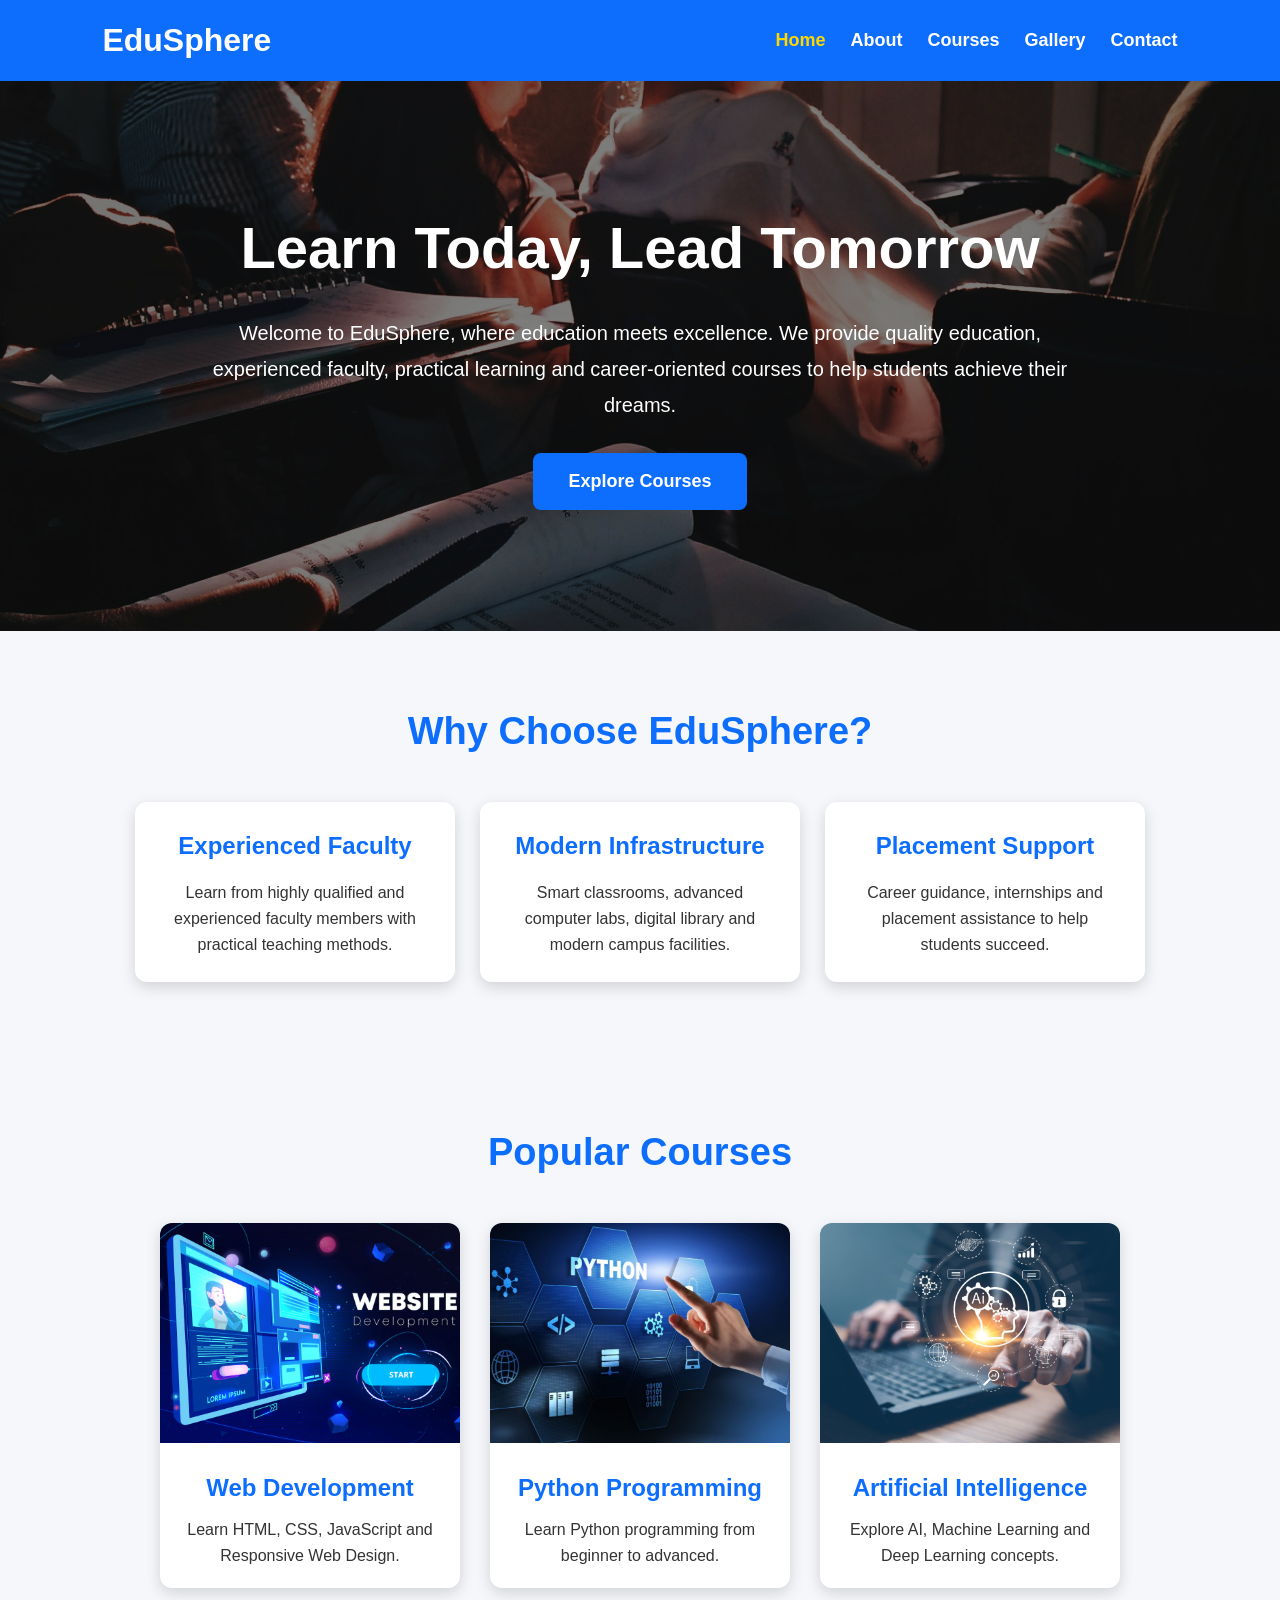
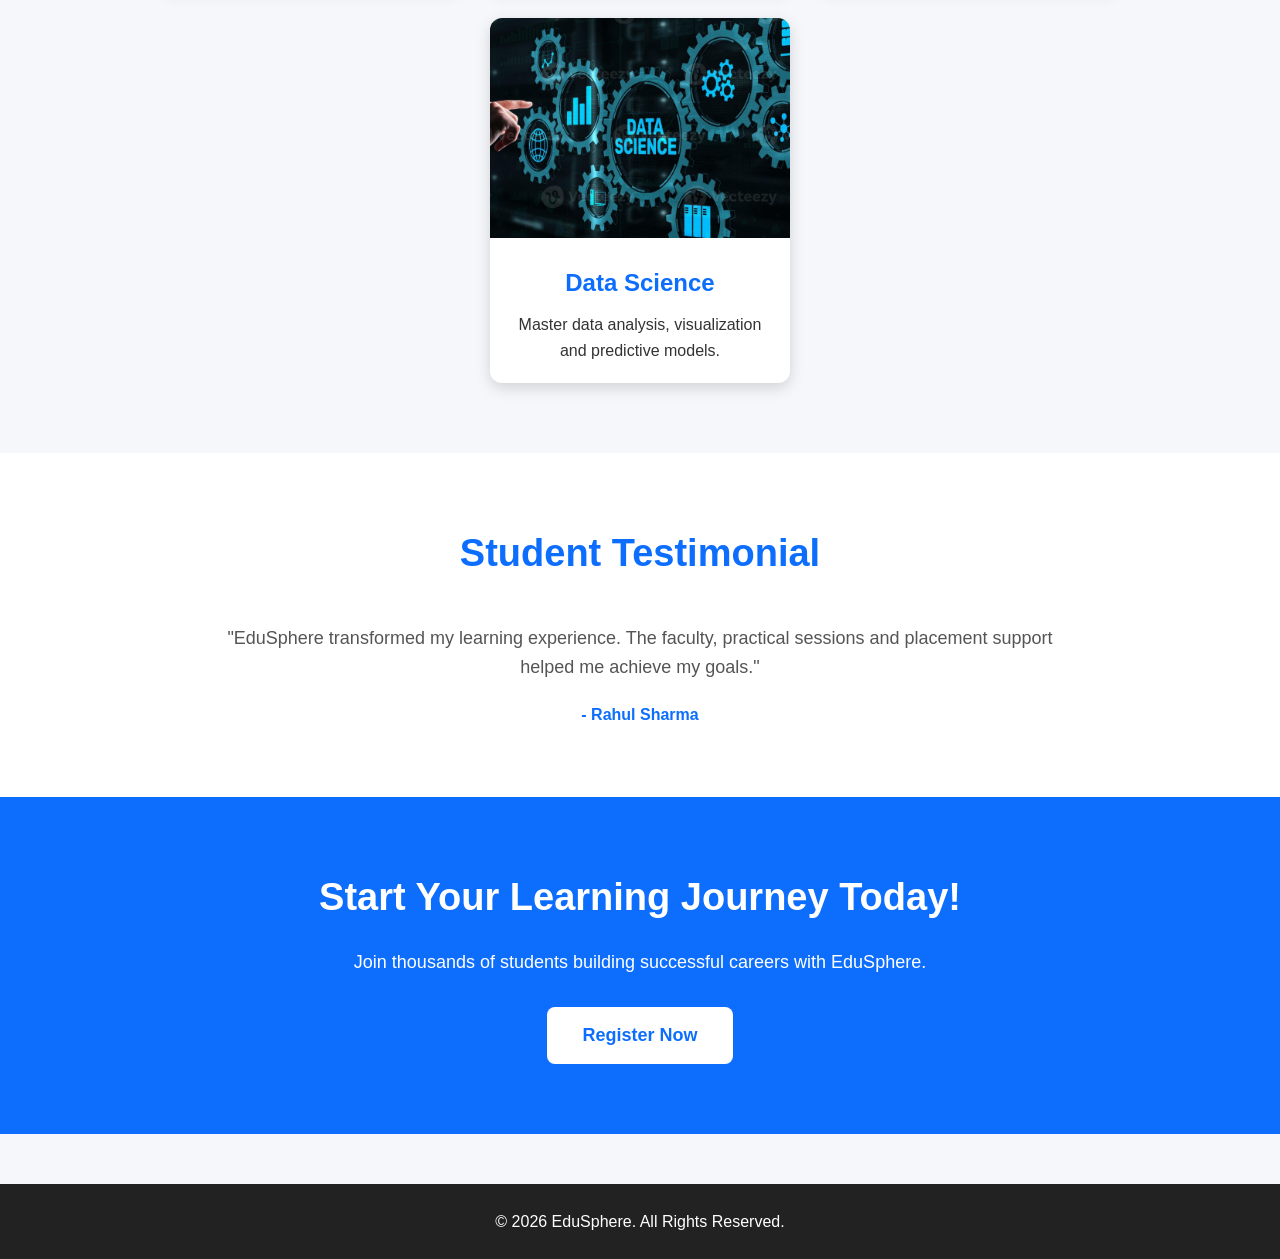
<file: index.html>
<!DOCTYPE html>
<html lang="en">

<head>

    <meta charset="UTF-8">
    <meta name="viewport" content="width=device-width, initial-scale=1.0">

    <title>EduSphere | Home</title>

    <meta name="description" content="EduSphere - Learn Today, Lead Tomorrow">
    <meta name="keywords" content="Education, College, Courses, Learning">

    <link rel="stylesheet" href="css/style.css">

</head>

<body>

    <!-- Navigation -->

    <header>

        <nav class="navbar">

            <h2 class="logo">EduSphere</h2>

            <ul class="nav-links">

                <li><a href="index.html" class="active">Home</a></li>

                <li><a href="about.html">About</a></li>

                <li><a href="courses.html">Courses</a></li>

                <li><a href="gallery.html">Gallery</a></li>

                <li><a href="contact.html">Contact</a></li>

            </ul>

        </nav>

    </header>

    <!-- Hero Section -->

    <section class="hero">

        <div class="hero-overlay">

            <h1>Learn Today, Lead Tomorrow</h1>

            <p>
                Welcome to EduSphere, where education meets excellence.
                We provide quality education, experienced faculty,
                practical learning and career-oriented courses to help
                students achieve their dreams.
            </p>

            <a href="courses.html" class="btn">Explore Courses</a>

        </div>

    </section>

    <!-- Features -->

    <section class="features">

        <h2>Why Choose EduSphere?</h2>

        <div class="feature-container">

            <div class="feature-box">

                <h3>Experienced Faculty</h3>

                <p>
                    Learn from highly qualified and experienced faculty
                    members with practical teaching methods.
                </p>

            </div>

            <div class="feature-box">

                <h3>Modern Infrastructure</h3>

                <p>
                    Smart classrooms, advanced computer labs,
                    digital library and modern campus facilities.
                </p>

            </div>

            <div class="feature-box">

                <h3>Placement Support</h3>

                <p>
                    Career guidance, internships and placement
                    assistance to help students succeed.
                </p>

            </div>

        </div>

    </section>

    <!-- Popular Courses -->

    <section class="courses">

        <h2>Popular Courses</h2>

        <div class="course-container">

            <div class="course-card">

                <img src="images/web.jpg" alt="Web Development">

                <h3>Web Development</h3>

                <p>
                    Learn HTML, CSS, JavaScript and Responsive Web Design.
                </p>

            </div>

            <div class="course-card">

                <img src="images/python.jpg" alt="Python Programming">

                <h3>Python Programming</h3>

                <p>
                    Learn Python programming from beginner to advanced.
                </p>

            </div>

            <div class="course-card">

                <img src="images/ai.jpg" alt="Artificial Intelligence">

                <h3>Artificial Intelligence</h3>

                <p>
                    Explore AI, Machine Learning and Deep Learning concepts.
                </p>

            </div>

            <div class="course-card">

                <img src="images/datascience.jpg" alt="Data Science">

                <h3>Data Science</h3>

                <p>
                    Master data analysis, visualization and predictive models.
                </p>

            </div>

        </div>

    </section>

    <!-- Testimonial -->

    <section class="testimonial">

        <h2>Student Testimonial</h2>

        <p>

            "EduSphere transformed my learning experience. The faculty,
            practical sessions and placement support helped me achieve my goals."

        </p>

        <h4>- Rahul Sharma</h4>

    </section>

    <!-- Call To Action -->

    <section class="cta">

        <h2>Start Your Learning Journey Today!</h2>

        <p>

            Join thousands of students building successful careers with EduSphere.

        </p>

        <a href="contact.html" class="btn">Register Now</a>

    </section>

    <!-- Footer -->

    <footer>

        <p>&copy; 2026 EduSphere. All Rights Reserved.</p>

    </footer>

</body>

</html>
</file>
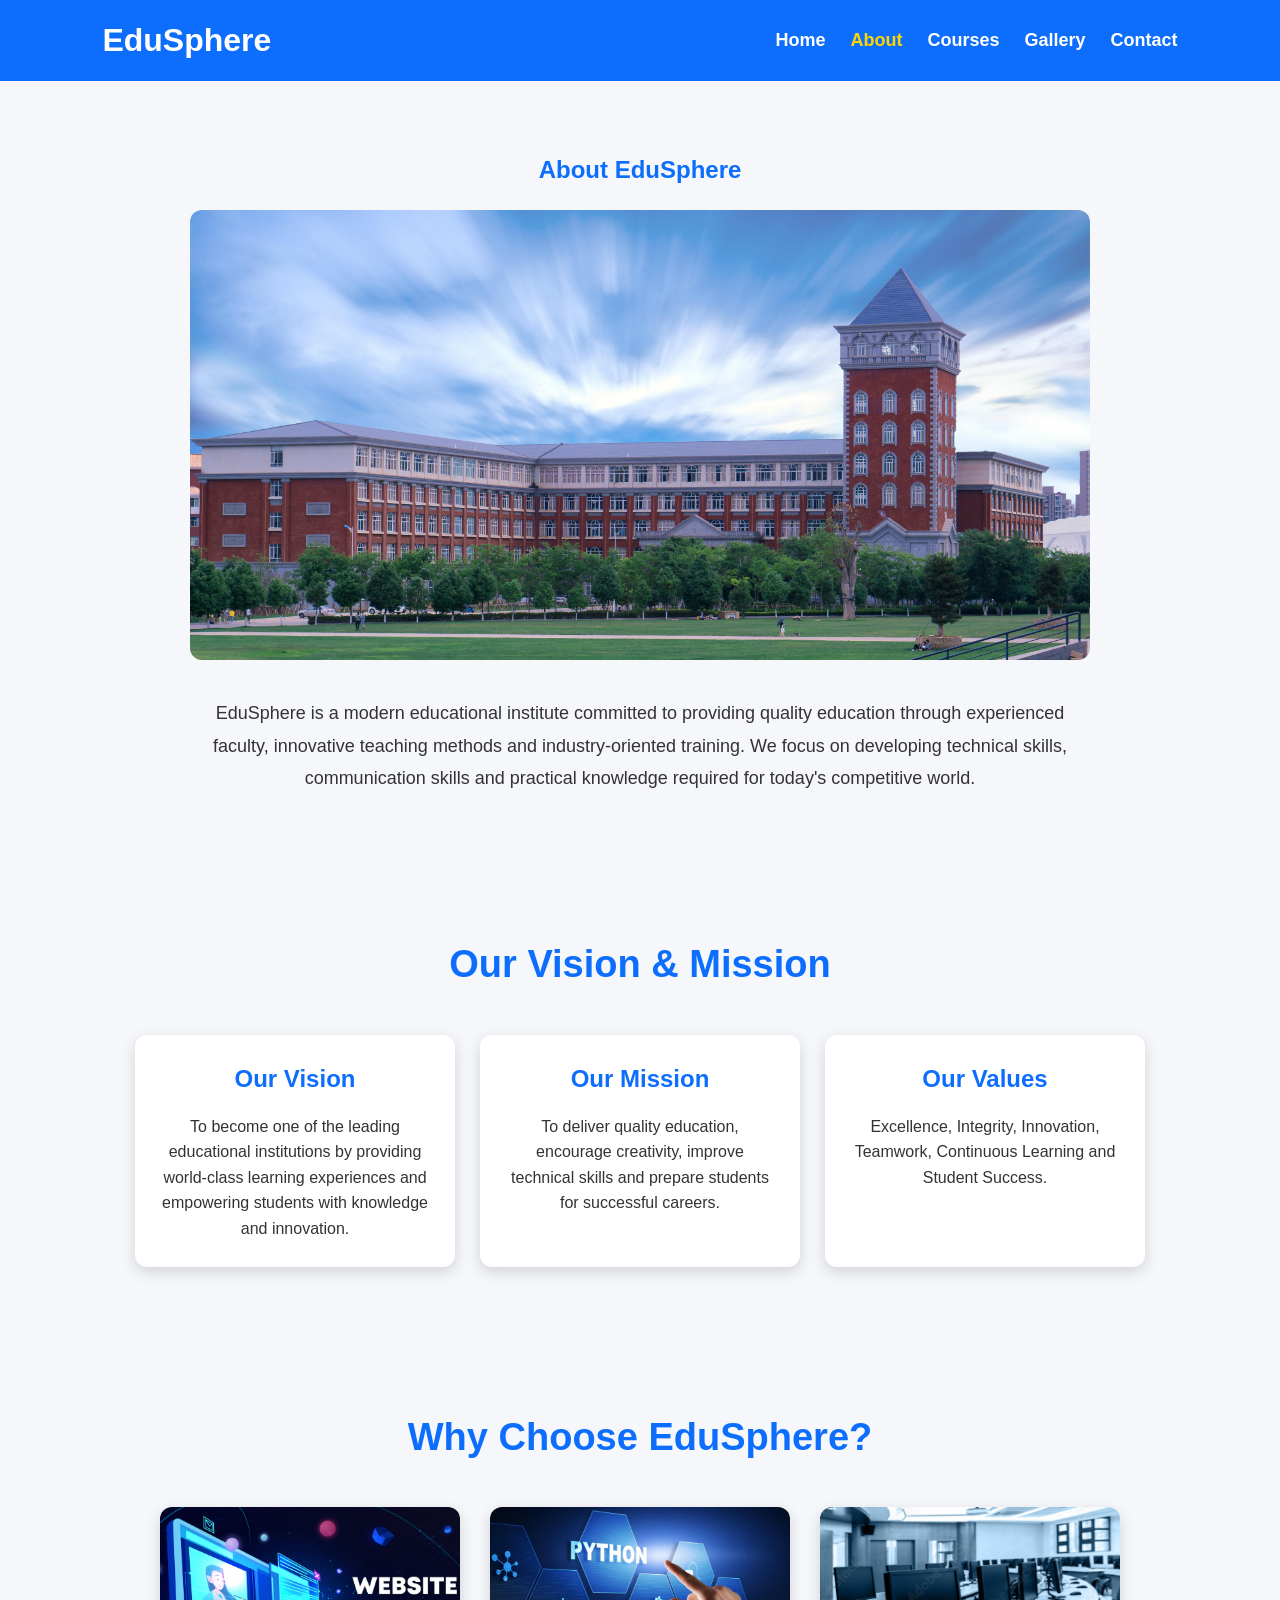
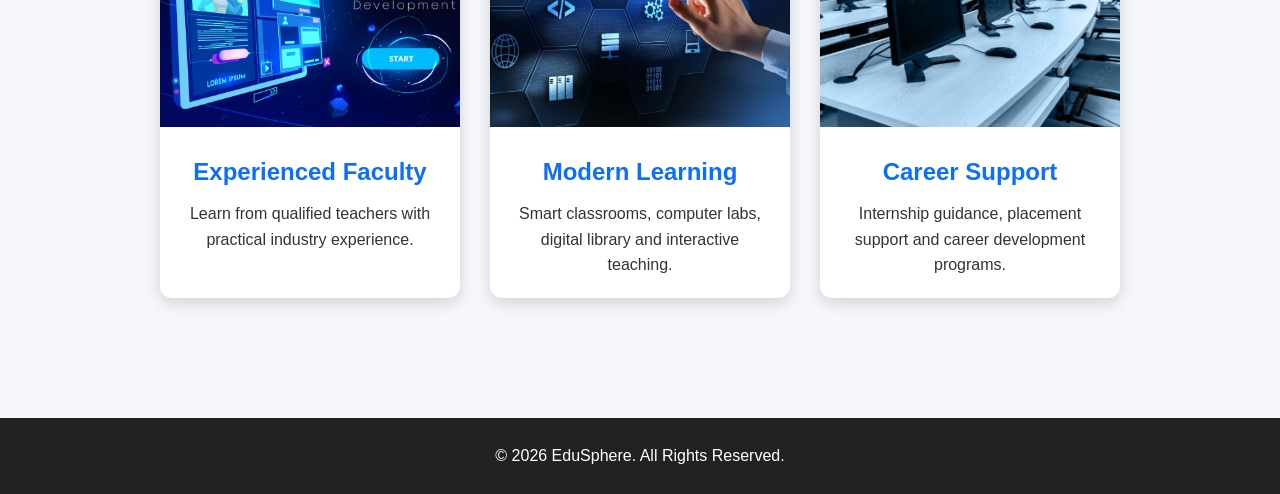
<file: about.html>
<!DOCTYPE html>
<html lang="en">

<head>

    <meta charset="UTF-8">
    <meta name="viewport" content="width=device-width, initial-scale=1.0">

    <title>EduSphere | About</title>

    <meta name="description" content="Learn more about EduSphere Educational Institute">
    <meta name="keywords" content="Education, About, Institute, Courses">

    <link rel="stylesheet" href="css/style.css">

</head>

<body>

<header>

    <nav class="navbar">

        <h2 class="logo">EduSphere</h2>

        <ul class="nav-links">

            <li><a href="index.html">Home</a></li>

            <li><a href="about.html" class="active">About</a></li>

            <li><a href="courses.html">Courses</a></li>

            <li><a href="gallery.html">Gallery</a></li>

            <li><a href="contact.html">Contact</a></li>

        </ul>

    </nav>

</header>

<!-- About Hero -->

<section class="courses">

    <h1 style="color:#0d6efd; margin-bottom:20px;">About EduSphere</h1>

    <img src="images/institute.jpg"
         alt="EduSphere Institute"
         style="width:100%; max-width:900px; height:450px; object-fit:cover; border-radius:12px; margin-bottom:30px;">

    <p style="max-width:900px; margin:auto; font-size:18px; line-height:1.8;">

        EduSphere is a modern educational institute committed to providing
        quality education through experienced faculty, innovative teaching
        methods and industry-oriented training. We focus on developing
        technical skills, communication skills and practical knowledge
        required for today's competitive world.

    </p>

</section>

<!-- Vision & Mission -->

<section class="features">

    <h2>Our Vision & Mission</h2>

    <div class="feature-container">

        <div class="feature-box">

            <h3>Our Vision</h3>

            <p>

                To become one of the leading educational institutions by
                providing world-class learning experiences and empowering
                students with knowledge and innovation.

            </p>

        </div>

        <div class="feature-box">

            <h3>Our Mission</h3>

            <p>

                To deliver quality education, encourage creativity,
                improve technical skills and prepare students for
                successful careers.

            </p>

        </div>

        <div class="feature-box">

            <h3>Our Values</h3>

            <p>

                Excellence, Integrity, Innovation, Teamwork,
                Continuous Learning and Student Success.

            </p>

        </div>

    </div>

</section>

<!-- Why Choose Us -->

<section class="courses">

    <h2>Why Choose EduSphere?</h2>

    <div class="course-container">

        <div class="course-card">

            <img src="images/web.jpg" alt="Experienced Faculty">

            <h3>Experienced Faculty</h3>

            <p>

                Learn from qualified teachers with practical
                industry experience.

            </p>

        </div>

        <div class="course-card">

            <img src="images/python.jpg" alt="Modern Learning">

            <h3>Modern Learning</h3>

            <p>

                Smart classrooms, computer labs,
                digital library and interactive teaching.

            </p>

        </div>

        <div class="course-card">

            <img src="images/lab.jpg" alt="Career Support">

            <h3>Career Support</h3>

            <p>

                Internship guidance, placement support and
                career development programs.

            </p>

        </div>

    </div>

</section>

<footer>

    <p>&copy; 2026 EduSphere. All Rights Reserved.</p>

</footer>

</body>

</html>
</file>
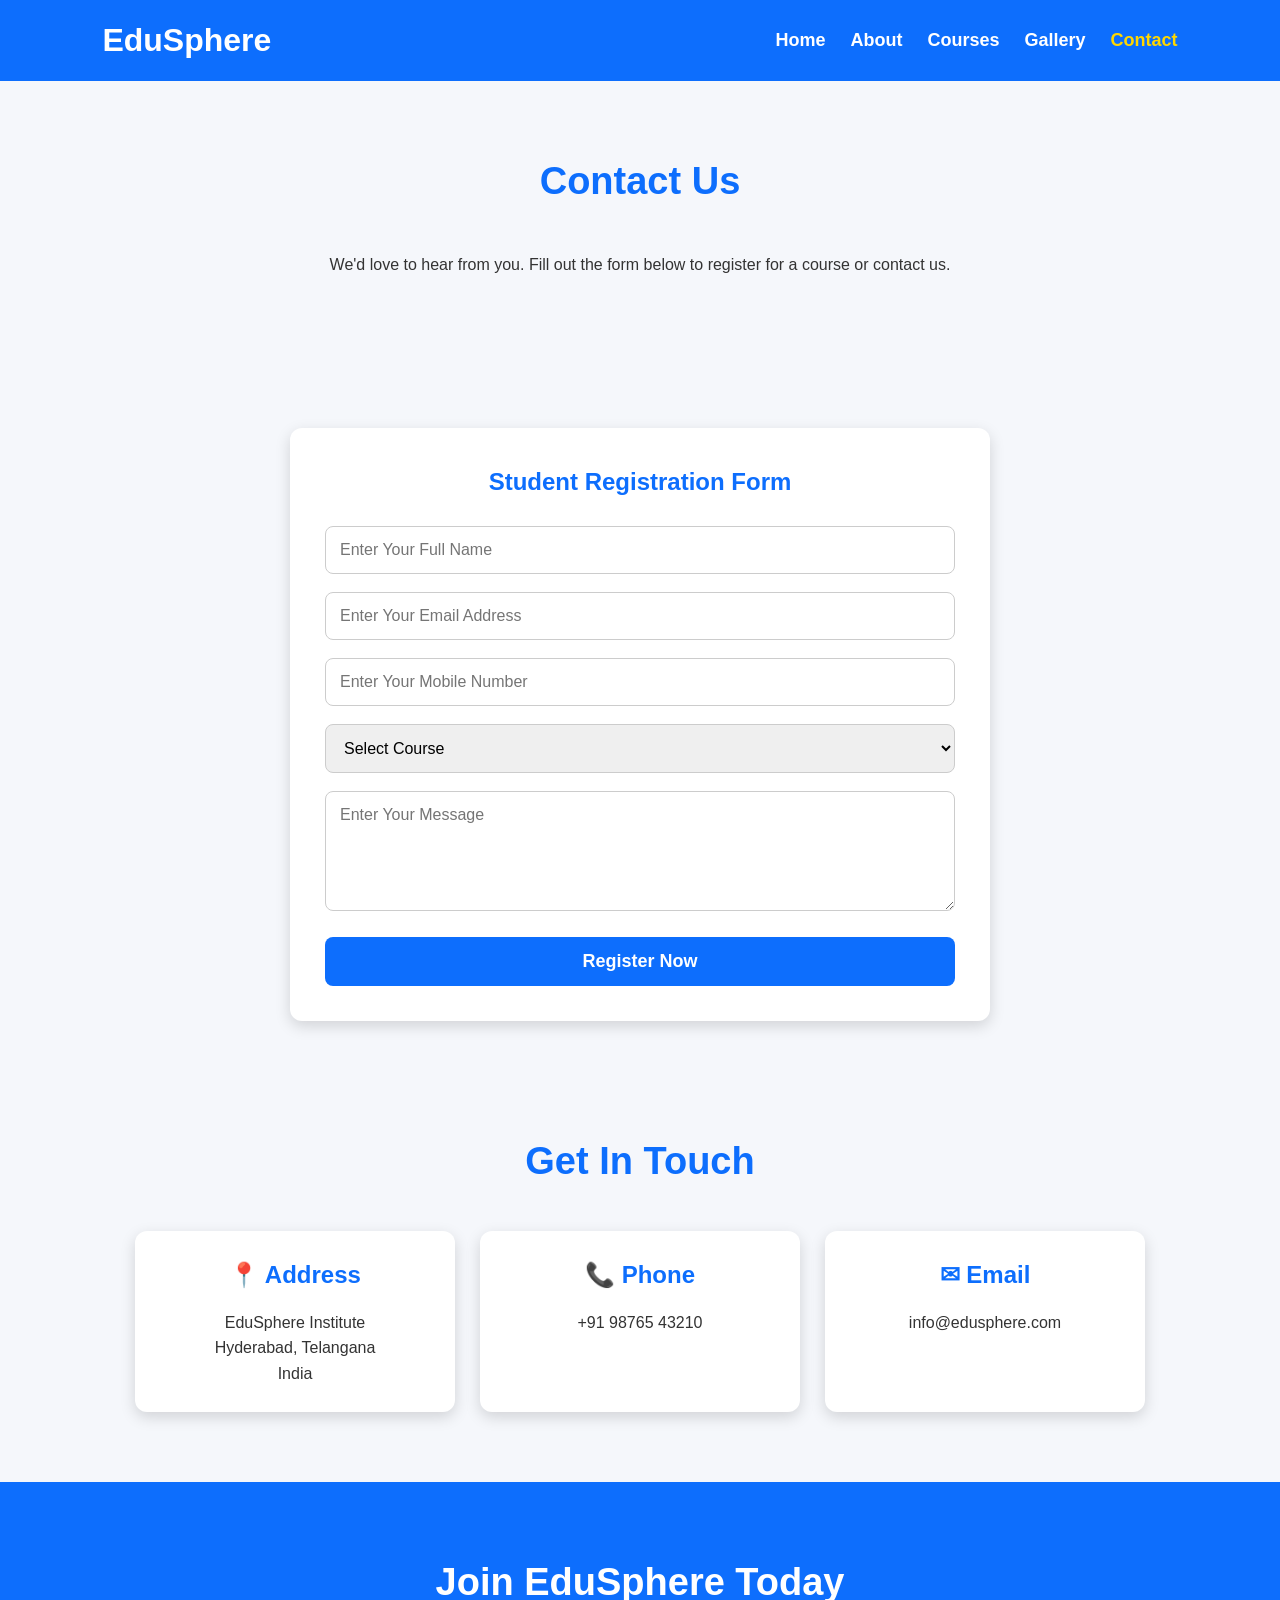
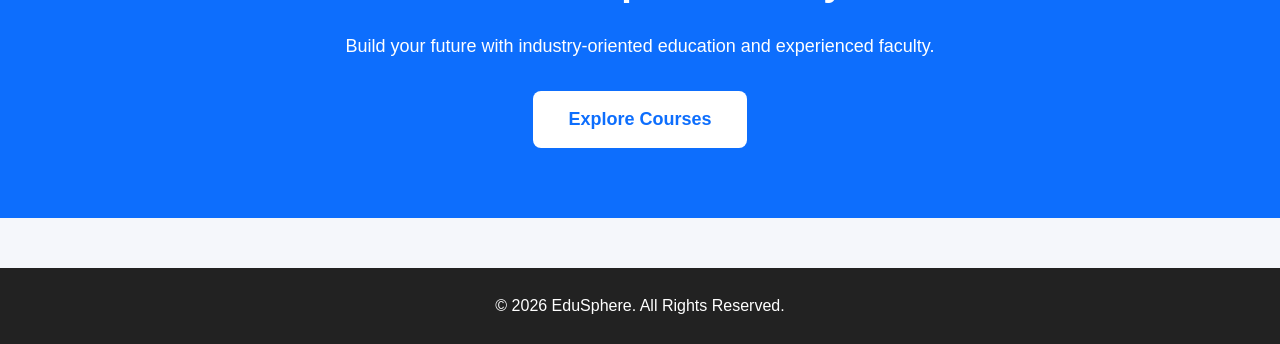
<file: contact.html>
<!DOCTYPE html>
<html lang="en">

<head>

    <meta charset="UTF-8">
    <meta name="viewport" content="width=device-width, initial-scale=1.0">

    <title>EduSphere | Contact</title>

    <meta name="description" content="Contact EduSphere for admissions and course registration.">
    <meta name="keywords" content="EduSphere, Contact, Admission, Registration">

    <link rel="stylesheet" href="css/style.css">

</head>

<body>

<header>

    <nav class="navbar">

        <h2 class="logo">EduSphere</h2>

        <ul class="nav-links">

            <li><a href="index.html">Home</a></li>

            <li><a href="about.html">About</a></li>

            <li><a href="courses.html">Courses</a></li>

            <li><a href="gallery.html">Gallery</a></li>

            <li><a href="contact.html" class="active">Contact</a></li>

        </ul>

    </nav>

</header>

<!-- Contact Heading -->

<section class="courses">

    <h2>Contact Us</h2>

    <p style="margin-bottom:40px;">
        We'd love to hear from you. Fill out the form below to register for a course or contact us.
    </p>

</section>

<!-- Contact Form -->

<section>

<form id="registrationForm">

    <h2 style="text-align:center; color:#0d6efd; margin-bottom:25px;">
        Student Registration Form
    </h2>

    <input
        type="text"
        id="name"
        placeholder="Enter Your Full Name"
        required>

    <input
        type="email"
        id="email"
        placeholder="Enter Your Email Address"
        required>

    <input
        type="tel"
        id="phone"
        placeholder="Enter Your Mobile Number"
        required>

    <select id="course" required>

        <option value="">Select Course</option>

        <option>Web Development</option>

        <option>Python Programming</option>

        <option>Artificial Intelligence</option>

        <option>Java Programming</option>

        <option>Data Science</option>

        <option>C Programming</option>

    </select>

    <textarea
        id="message"
        placeholder="Enter Your Message"
        rows="5"></textarea>

    <button type="submit" class="btn">
        Register Now
    </button>

</form>

</section>

<!-- Contact Details -->

<section class="features">

    <h2>Get In Touch</h2>

    <div class="feature-container">

        <div class="feature-box">

            <h3>📍 Address</h3>

            <p>

                EduSphere Institute<br>

                Hyderabad, Telangana<br>

                India

            </p>

        </div>

        <div class="feature-box">

            <h3>📞 Phone</h3>

            <p>

                +91 98765 43210

            </p>

        </div>

        <div class="feature-box">

            <h3>✉ Email</h3>

            <p>

                info@edusphere.com

            </p>

        </div>

    </div>

</section>

<!-- CTA -->

<section class="cta">

    <h2>Join EduSphere Today</h2>

    <p>

        Build your future with industry-oriented education and experienced faculty.

    </p>

    <a href="courses.html" class="btn">

        Explore Courses

    </a>

</section>

<footer>

    <p>&copy; 2026 EduSphere. All Rights Reserved.</p>

</footer>

<script src="js/script.js"></script>

</body>

</html>
</file>
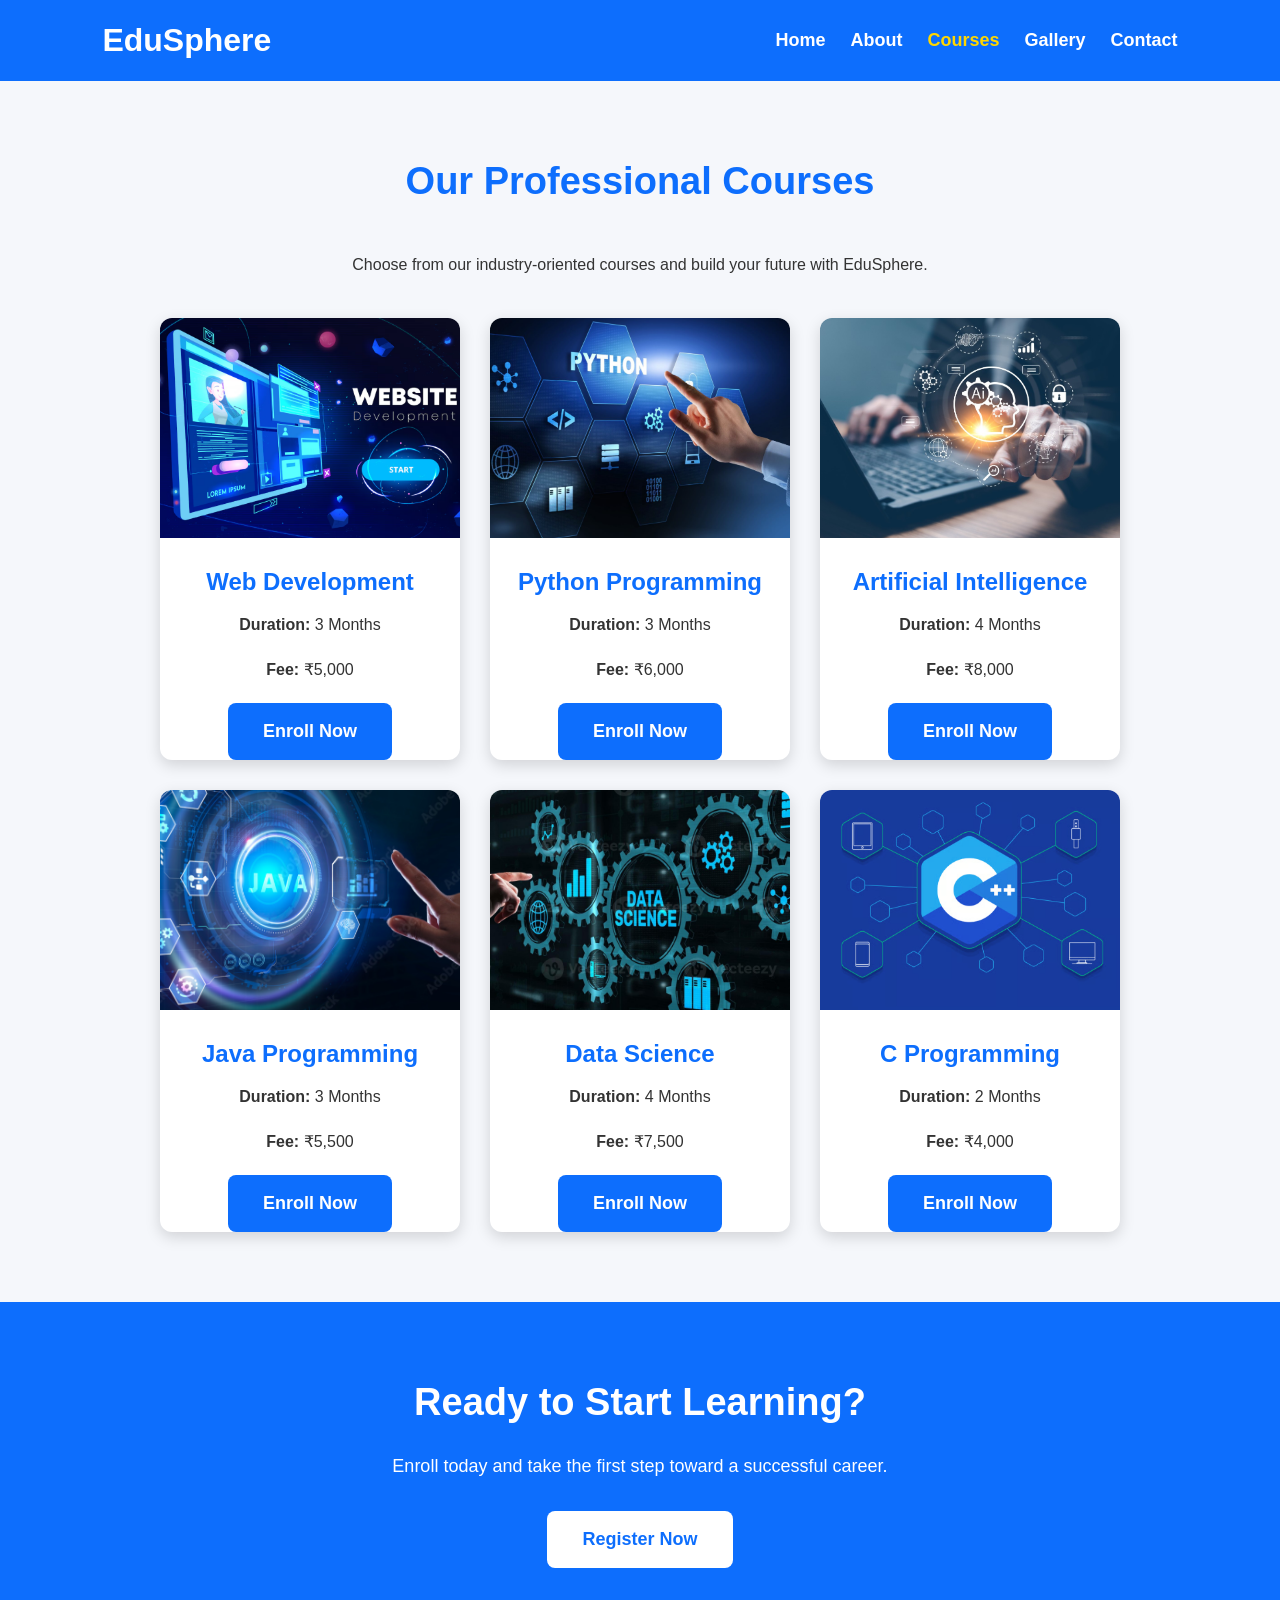
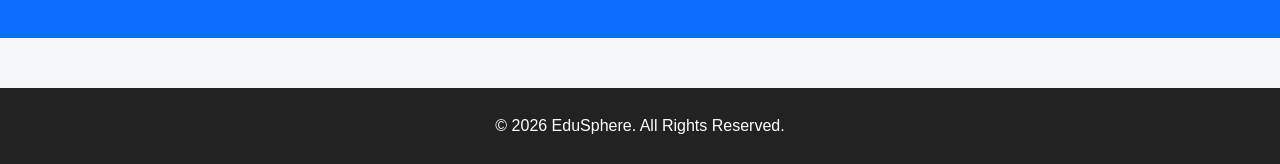
<file: courses.html>
<!DOCTYPE html>
<html lang="en">

<head>

    <meta charset="UTF-8">
    <meta name="viewport" content="width=device-width, initial-scale=1.0">

    <title>EduSphere | Courses</title>

    <meta name="description" content="Explore our professional courses at EduSphere.">
    <meta name="keywords" content="Courses, Web Development, Python, AI, Java, Data Science, C Programming">

    <link rel="stylesheet" href="css/style.css">

</head>

<body>

<header>

    <nav class="navbar">

        <h2 class="logo">EduSphere</h2>

        <ul class="nav-links">

            <li><a href="index.html">Home</a></li>

            <li><a href="about.html">About</a></li>

            <li><a href="courses.html" class="active">Courses</a></li>

            <li><a href="gallery.html">Gallery</a></li>

            <li><a href="contact.html">Contact</a></li>

        </ul>

    </nav>

</header>

<section class="courses">

    <h2>Our Professional Courses</h2>

    <p style="margin-bottom:40px;">
        Choose from our industry-oriented courses and build your future with EduSphere.
    </p>

    <div class="course-container">

        <div class="course-card">

            <img src="images/web.jpg" alt="Web Development">

            <h3>Web Development</h3>

            <p><strong>Duration:</strong> 3 Months</p>

            <p><strong>Fee:</strong> ₹5,000</p>

            <a href="contact.html" class="btn">Enroll Now</a>

        </div>

        <div class="course-card">

            <img src="images/python.jpg" alt="Python Programming">

            <h3>Python Programming</h3>

            <p><strong>Duration:</strong> 3 Months</p>

            <p><strong>Fee:</strong> ₹6,000</p>

            <a href="contact.html" class="btn">Enroll Now</a>

        </div>

        <div class="course-card">

            <img src="images/ai.jpg" alt="Artificial Intelligence">

            <h3>Artificial Intelligence</h3>

            <p><strong>Duration:</strong> 4 Months</p>

            <p><strong>Fee:</strong> ₹8,000</p>

            <a href="contact.html" class="btn">Enroll Now</a>

        </div>

        <div class="course-card">

            <img src="images/java.jpg" alt="Java Programming">

            <h3>Java Programming</h3>

            <p><strong>Duration:</strong> 3 Months</p>

            <p><strong>Fee:</strong> ₹5,500</p>

            <a href="contact.html" class="btn">Enroll Now</a>

        </div>

        <div class="course-card">

            <img src="images/datascience.jpg" alt="Data Science">

            <h3>Data Science</h3>

            <p><strong>Duration:</strong> 4 Months</p>

            <p><strong>Fee:</strong> ₹7,500</p>

            <a href="contact.html" class="btn">Enroll Now</a>

        </div>

        <div class="course-card">

            <img src="images/c.jpg" alt="C Programming">

            <h3>C Programming</h3>

            <p><strong>Duration:</strong> 2 Months</p>

            <p><strong>Fee:</strong> ₹4,000</p>

            <a href="contact.html" class="btn">Enroll Now</a>

        </div>

    </div>

</section>

<section class="cta">

    <h2>Ready to Start Learning?</h2>

    <p>Enroll today and take the first step toward a successful career.</p>

    <a href="contact.html" class="btn">Register Now</a>

</section>

<footer>

    <p>&copy; 2026 EduSphere. All Rights Reserved.</p>

</footer>

</body>

</html>
</file>
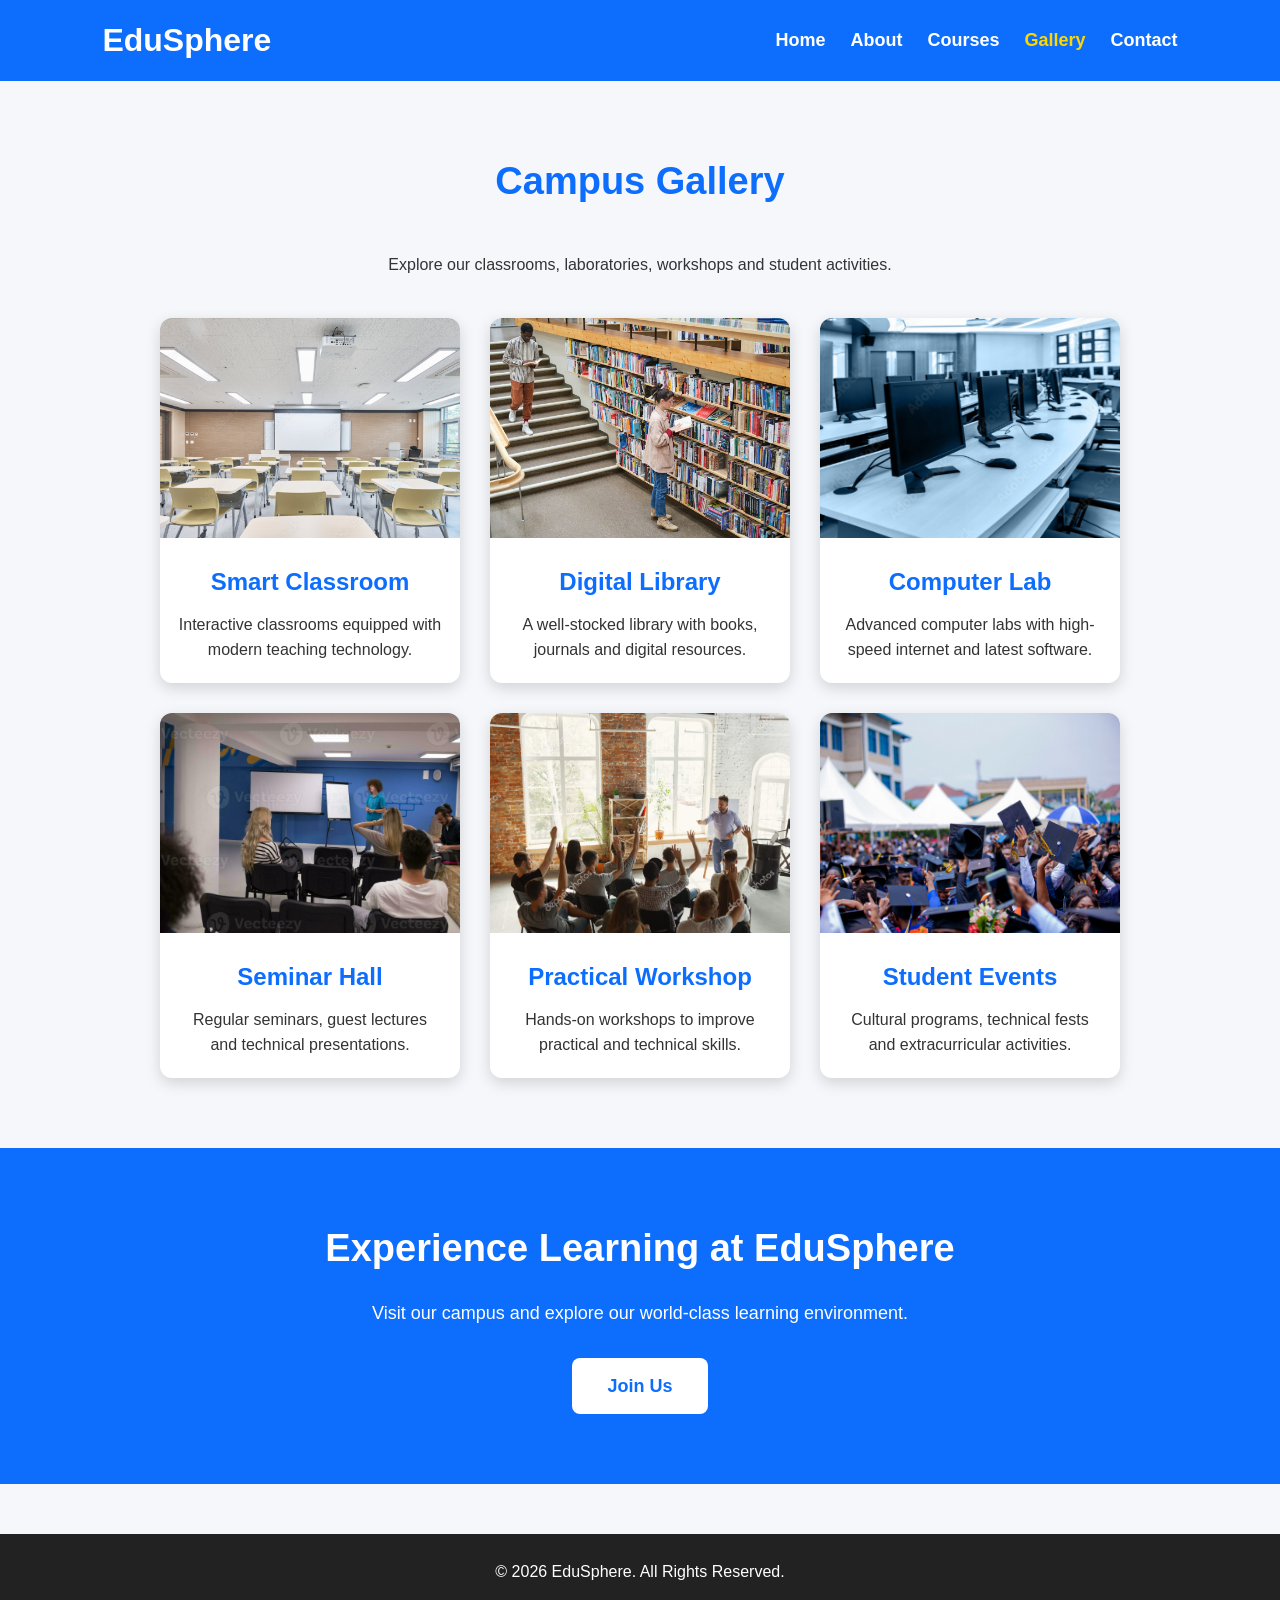
<file: gallery.html>
<!DOCTYPE html>
<html lang="en">

<head>

    <meta charset="UTF-8">
    <meta name="viewport" content="width=device-width, initial-scale=1.0">

    <title>EduSphere | Gallery</title>

    <meta name="description" content="Gallery of EduSphere Educational Institute">
    <meta name="keywords" content="Gallery, Classroom, Library, Computer Lab, Seminar, Workshop">

    <link rel="stylesheet" href="css/style.css">

</head>

<body>

<header>

    <nav class="navbar">

        <h2 class="logo">EduSphere</h2>

        <ul class="nav-links">

            <li><a href="index.html">Home</a></li>

            <li><a href="about.html">About</a></li>

            <li><a href="courses.html">Courses</a></li>

            <li><a href="gallery.html" class="active">Gallery</a></li>

            <li><a href="contact.html">Contact</a></li>

        </ul>

    </nav>

</header>

<section class="courses">

    <h2>Campus Gallery</h2>

    <p style="margin-bottom:40px;">
        Explore our classrooms, laboratories, workshops and student activities.
    </p>

    <div class="course-container">

        <div class="course-card">

            <img src="images/classroom.jpg" alt="Smart Classroom">

            <h3>Smart Classroom</h3>

            <p>
                Interactive classrooms equipped with modern teaching technology.
            </p>

        </div>

        <div class="course-card">

            <img src="images/library.jpg" alt="Library">

            <h3>Digital Library</h3>

            <p>
                A well-stocked library with books, journals and digital resources.
            </p>

        </div>

        <div class="course-card">

            <img src="images/lab.jpg" alt="Computer Lab">

            <h3>Computer Lab</h3>

            <p>
                Advanced computer labs with high-speed internet and latest software.
            </p>

        </div>

        <div class="course-card">

            <img src="images/seminar.jpg" alt="Seminar Hall">

            <h3>Seminar Hall</h3>

            <p>
                Regular seminars, guest lectures and technical presentations.
            </p>

        </div>

        <div class="course-card">

            <img src="images/workshop.jpg" alt="Workshop">

            <h3>Practical Workshop</h3>

            <p>
                Hands-on workshops to improve practical and technical skills.
            </p>

        </div>

        <div class="course-card">

            <img src="images/events.jpg" alt="Student Events">

            <h3>Student Events</h3>

            <p>
                Cultural programs, technical fests and extracurricular activities.
            </p>

        </div>

    </div>

</section>

<section class="cta">

    <h2>Experience Learning at EduSphere</h2>

    <p>
        Visit our campus and explore our world-class learning environment.
    </p>

    <a href="contact.html" class="btn">Join Us</a>

</section>

<footer>

    <p>&copy; 2026 EduSphere. All Rights Reserved.</p>

</footer>

</body>

</html>
</file>
<file: css/style.css>
/* ===================================
   RESET
=================================== */

*{
    margin:0;
    padding:0;
    box-sizing:border-box;
    font-family:Arial, Helvetica, sans-serif;
}

body{
    background:#f5f7fb;
    color:#333;
    line-height:1.6;
}

/* ===================================
   NAVIGATION BAR
=================================== */

.navbar{
    background:#0d6efd;
    display:flex;
    justify-content:space-between;
    align-items:center;
    padding:15px 8%;
    position:sticky;
    top:0;
    z-index:1000;
}

.logo{
    color:#fff;
    font-size:32px;
    font-weight:bold;
}

.nav-links{
    list-style:none;
    display:flex;
}

.nav-links li{
    margin-left:25px;
}

.nav-links a{
    color:#fff;
    text-decoration:none;
    font-size:18px;
    font-weight:bold;
    transition:.3s;
}

.nav-links a:hover,
.nav-links .active{
    color:#ffd700;
}

/* ===================================
   HERO SECTION
=================================== */

.hero{
    height:550px;
    background:
    linear-gradient(rgba(0,0,0,.45),rgba(0,0,0,.45)),
    url("../images/hero.jpg");
    background-size:cover;
    background-position:center;
    background-repeat:no-repeat;

    display:flex;
    justify-content:center;
    align-items:center;
    text-align:center;
}

.hero-overlay{
    width:70%;
    color:white;
}

.hero-overlay h1{
    font-size:58px;
    margin-bottom:20px;
}

.hero-overlay p{
    font-size:20px;
    line-height:1.8;
    margin-bottom:30px;
}

/* ===================================
   BUTTON
=================================== */

.btn{
    display:inline-block;
    padding:14px 35px;
    background:#0d6efd;
    color:white;
    text-decoration:none;
    border-radius:8px;
    transition:.3s;
    font-size:18px;
    font-weight:bold;
}

.btn:hover{
    background:#084298;
}

/* ===================================
   COMMON SECTION
=================================== */

.features,
.courses,
.testimonial,
.cta{
    padding:70px 8%;
    text-align:center;
}

.features h2,
.courses h2,
.testimonial h2,
.cta h2{
    font-size:38px;
    color:#0d6efd;
    margin-bottom:40px;
}

/* ===================================
   FEATURE BOXES
=================================== */

.feature-container{
    display:flex;
    justify-content:center;
    gap:25px;
    flex-wrap:wrap;
}

.feature-box{
    width:320px;
    background:white;
    padding:25px;
    border-radius:12px;
    box-shadow:0 5px 15px rgba(0,0,0,.15);
    transition:.3s;
}

.feature-box:hover{
    transform:translateY(-10px);
}

.feature-box h3{
    color:#0d6efd;
    margin-bottom:15px;
    font-size:24px;
}

.feature-box p{
    font-size:16px;
}

/* ===================================
   COURSE CARDS
=================================== */

.course-container{
    display:flex;
    justify-content:center;
    gap:30px;
    flex-wrap:wrap;
}

.course-card{
    width:300px;
    background:white;
    border-radius:12px;
    overflow:hidden;
    box-shadow:0 5px 15px rgba(0,0,0,.15);
    transition:.3s;
}

.course-card:hover{
    transform:translateY(-10px);
}

.course-card img{
    width:100%;
    height:220px;
    object-fit:cover;
}

.course-card h3{
    color:#0d6efd;
    margin:18px 0 10px;
    font-size:24px;
}

.course-card p{
    padding:0 18px 20px;
    font-size:16px;
}

/* ===================================
   TESTIMONIAL SECTION
=================================== */

.testimonial{
    background:#ffffff;
}

.testimonial p{
    max-width:850px;
    margin:20px auto;
    font-size:18px;
    color:#555;
}

.testimonial h4{
    color:#0d6efd;
    margin-top:10px;
}

/* ===================================
   CALL TO ACTION
=================================== */

.cta{
    background:#0d6efd;
    color:white;
}

.cta h2{
    color:white;
    margin-bottom:20px;
}

.cta p{
    font-size:18px;
    margin-bottom:30px;
}

.cta .btn{
    background:white;
    color:#0d6efd;
}

.cta .btn:hover{
    background:#f2f2f2;
}

/* ===================================
   CONTACT FORM
=================================== */

form{
    width:100%;
    max-width:700px;
    margin:40px auto;
    background:white;
    padding:35px;
    border-radius:12px;
    box-shadow:0 5px 15px rgba(0,0,0,.15);
}

form input,
form select,
form textarea{
    width:100%;
    padding:14px;
    margin-bottom:18px;
    border:1px solid #ccc;
    border-radius:8px;
    font-size:16px;
    outline:none;
}

form input:focus,
form select:focus,
form textarea:focus{
    border-color:#0d6efd;
}

form textarea{
    resize:vertical;
    min-height:120px;
}

form button{
    border:none;
    cursor:pointer;
    width:100%;
}

/* ===================================
   GALLERY
=================================== */

.course-card img{
    transition:.4s;
}

.course-card:hover img{
    transform:scale(1.05);
}

/* ===================================
   FOOTER
=================================== */

footer{
    background:#222;
    color:white;
    text-align:center;
    padding:25px;
    margin-top:50px;
}

footer p{
    font-size:16px;
}

/* ===================================
   MOBILE RESPONSIVE
=================================== */

@media(max-width:992px){

    .hero{
        height:450px;
    }

    .hero-overlay{
        width:85%;
    }

    .hero-overlay h1{
        font-size:45px;
    }

    .hero-overlay p{
        font-size:18px;
    }

}

@media(max-width:768px){

    .navbar{
        flex-direction:column;
        padding:15px;
    }

    .logo{
        margin-bottom:15px;
        font-size:30px;
    }

    .nav-links{
        flex-direction:column;
        align-items:center;
        width:100%;
    }

    .nav-links li{
        margin:10px 0;
    }

    .hero{
        height:350px;
    }

    .hero-overlay{
        width:95%;
    }

    .hero-overlay h1{
        font-size:34px;
    }

    .hero-overlay p{
        font-size:16px;
    }

    .features,
    .courses,
    .testimonial,
    .cta{
        padding:50px 20px;
    }

    .feature-box,
    .course-card{
        width:100%;
    }

    .btn{
        padding:12px 28px;
        font-size:16px;
    }

    form{
        padding:20px;
    }

}

@media(max-width:480px){

    .hero{
        height:300px;
    }

    .hero-overlay h1{
        font-size:28px;
    }

    .hero-overlay p{
        font-size:15px;
    }

    .features h2,
    .courses h2,
    .testimonial h2,
    .cta h2{
        font-size:28px;
    }

}
</file>
